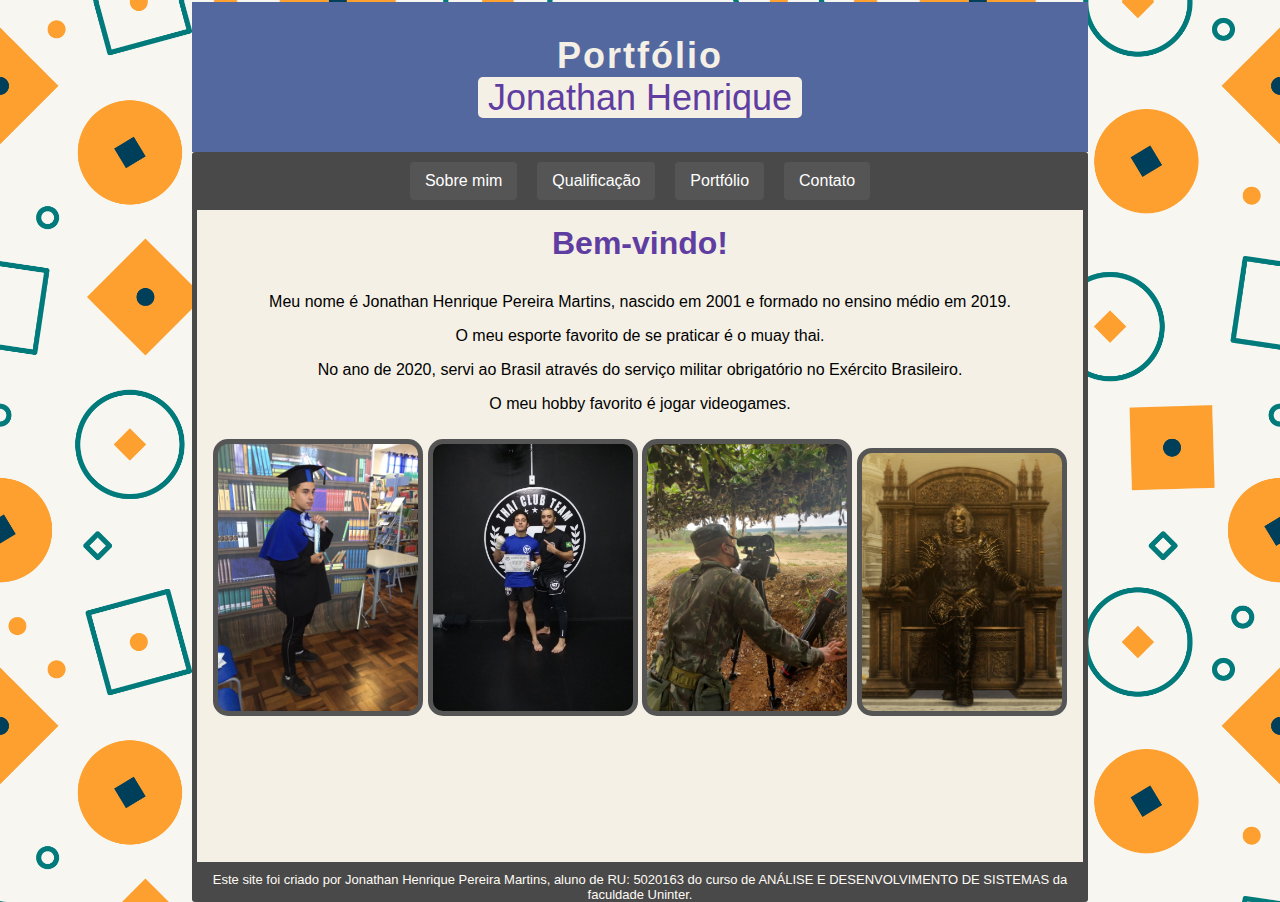
<file: index.html>
<!DOCTYPE html>
<html lang="en">
<head>
    <meta charset="UTF-8">
    <meta name="viewport" content="width=device-width, initial-scale=1.0">
    <link rel="stylesheet" href="css/style.css"> <!-- Utiliza a estilização do arquivo externo style.css -->
    <title>Sobre mim</title>
</head>
<!--    Corpo usado para criar a grid    -->
<body class="container">
    <!--    Cabeçalho    -->
    <header id="tituloBanner">
        <div id="logo">
            <h1>Portfólio<br><span class="estilo2">Jonathan Henrique</span></h1>
        </div>
    </header> 
    <!--    Menu de navegação    -->
    <nav class="menu">
        <ul>
            <li><a href="index.html">Sobre mim</a></li>             <!-- Botão => Página "Sobre mim" -->
            <li><a href="qualificacao.html">Qualificação</a></li>   <!-- Botão => Página "Qualificação" -->
            <li><a href="portfolio.html">Portfólio</a></li>         <!-- Botão => Página "Portfólio" -->
            <li><a href="contato.html">Contato</a></li>             <!-- Botão => Página "Contato" -->
        </ul>
    </nav>
    <!--    Parte principal da página    -->
    <section class="conteudo">  <!-- Classe "conteudo" para estilizar o conteúdo principal de todas as páginas de forma geral -->
        <article>
            <h1>Bem-vindo!</h1> <!-- Tópico da página -->
            <p>Meu nome é Jonathan Henrique Pereira Martins, nascido em 2001 e formado no ensino médio em 2019.</p>
            <p>O meu esporte favorito de se praticar é o muay thai.</p>
            <p>No ano de 2020, servi ao Brasil através do serviço militar obrigatório no Exército Brasileiro.</p>
            <p>O meu hobby favorito é jogar videogames.</p>
            <!-- Imagens -->
            <div class="img1">
                <img src="imagens/eu.jpg" alt="Graduação do ensino médio - 2019">
            </div>  
            <div class="img1">
                <img src="imagens/graduacao_muay_thai.jpg" alt="Graduação muay thai - 2018">
            </div> 
            <div class="img1">
                <img src="imagens/foto_topografia_EB.jpg" alt="Campo de artilharia - 2020">
            </div> 
            <div class="img1">
                <img src="imagens/elden_ring.png" alt="Cutscene final de Elden Ring - 2023">
            </div>
        </article>
    </section>
    <!--    Rodapé com informações do trabalho    -->
    <div class="caixaRodape">
        <footer id="rodape">Este site foi criado por Jonathan Henrique Pereira Martins, aluno de RU: 5020163 do curso de ANÁLISE E DESENVOLVIMENTO DE SISTEMAS da faculdade Uninter.</footer>
    </div> 
</body>
</html>
</file>
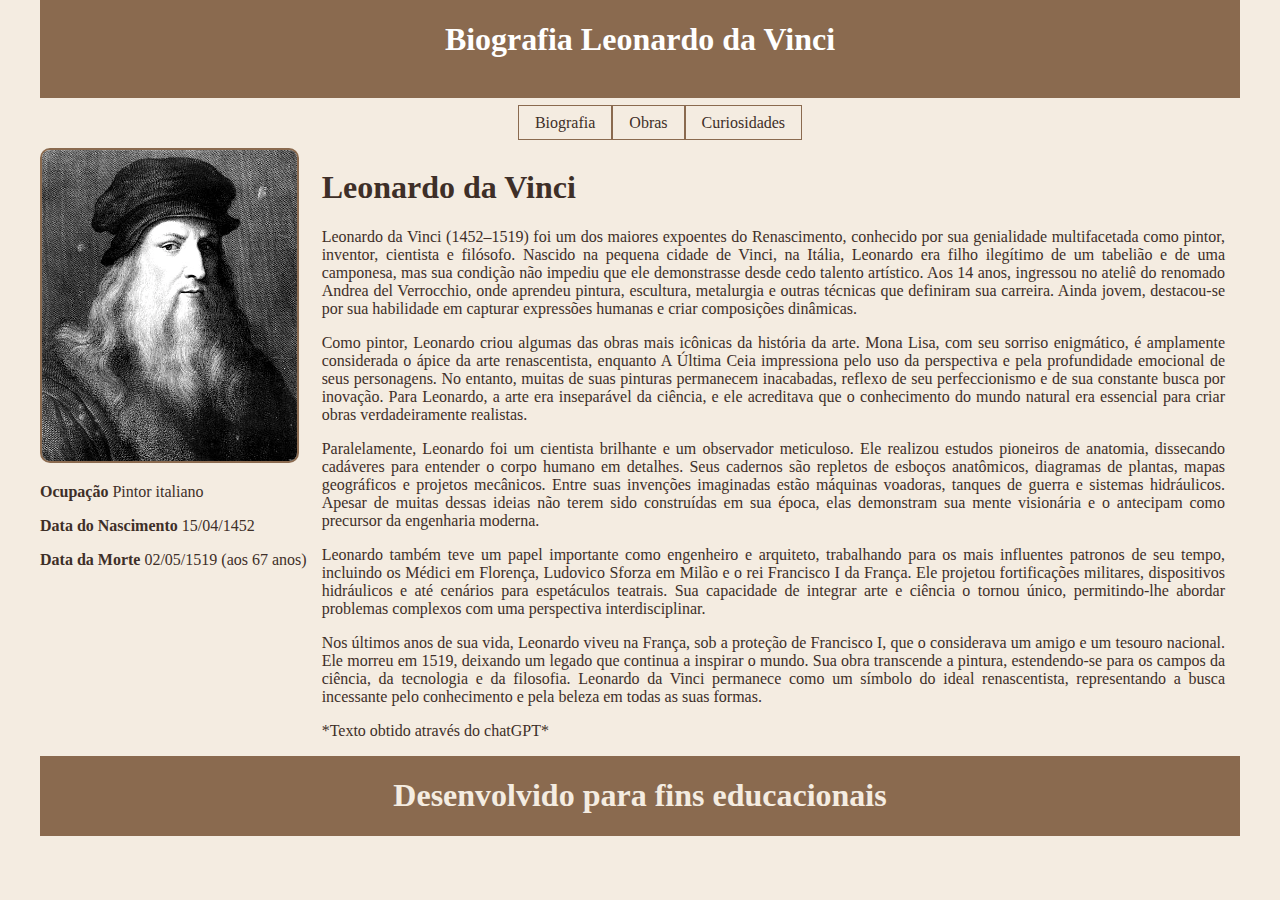
<file: daVinci/index.html>
<!DOCTYPE html>
<html lang="en">

<head>
    <meta charset="UTF-8">
    <meta http-equiv="X-UA-Compatible" content="IE=edge">
    <meta name="viewport" content="width=device-width, initial-scale=1.0">
    <title>Leonardo da Vinci</title>
    <style>
        body {
            margin: 0;
            background-color: #F4ECE1;
            color: #3E2F28;
        }

        .container {
            display: grid;
        }

        header {
            grid-column-start: 1;
            grid-column-end: 12;
            background-color: #8A6A4F; 
            color: #F4ECE1;
        }

        .menu {
            grid-column-start: 6;
            grid-column-end: 12;
            justify-content: center;/*centraliza o menu*/
            gap: 20px;
        }

        .imagem_leo {
            grid-column-start: 1;
            grid-column-end: 3;

        }

        .imagem_leo img {
            max-width: 100%;
            border-radius: 10px;
            border: 2px solid #8A6A4F;
        }

        .principal {
            grid-column-start: 4;
            grid-column-end: 12;
            padding-left: 15px;
            padding-right: 15px;
            text-align: justify;

        }

        footer {
            grid-column-start: 1;
            grid-column-end: 12;
            background-color: #8A6A4F;
            color: #F4ECE1;
            text-align: center;
        }

        ul {
            list-style-type: none;
            color: #8A6A4F;
        }

        a,
        a:link {
            text-decoration: none;
            padding: 8px 16px;
            border: solid #8A6A4F 1px;
            color: #3E2F28;
        }

        li {
            float: left;
        }

        a:hover {
            background-color: #8A6A4F; 
            color: #F4ECE1; 
        }

        @media all and (min-width: 35rem) {
            body {
                margin: 0 auto;
            }

            .container {
                max-width: 1200px;
                margin: 0 auto;

            }
        }

        /* media query para dispositivos móveis */
        @media only screen and (max-width: 767px) {
            .wrapper {
                grid-column-start: 1;
                grid-column-end: 1;

            }

            .imagem_leo {
                grid-column-start: 1;
                grid-column-end: 1;

            }

            .principal {
                grid-column-start: 1;
                grid-column-end: 1;

            }
        }
    </style>
</head>

<body>
    <header class="container">
        <h1 style="color: white; text-align: center;">Biografia Leonardo da Vinci</h1>
        <br>

    </header>
    <nav class="container menu">
        <ul>
            <li><a href="index.html">Biografia</a></li>
            <li><a href="obras.html">Obras</a></li>
            <li><a href="curiosidades.html">Curiosidades</a></li>
        </ul>
    </nav>
    <div class="container wrapper">
        <aside class="imagem_leo">
            <img src="imagens/leonardo-da-vinci.png">
            <div class="infos">
                <p><strong>Ocupação</strong> Pintor italiano</p>
                <p>
                    <strong>Data do Nascimento</strong>
                    15/04/1452
                </p>
                <p><strong>Data da Morte</strong> 02/05/1519 (aos 67 anos)</p>
            </div>

        </aside>
        <section class="principal">
            <h1>
                Leonardo da Vinci
            </h1>
            <p>Leonardo da Vinci (1452–1519) foi um dos maiores expoentes do Renascimento, conhecido por sua genialidade multifacetada como pintor, inventor, cientista e filósofo. Nascido na pequena cidade de Vinci, na Itália, Leonardo era filho ilegítimo de um tabelião e de uma camponesa, mas sua condição não impediu que ele demonstrasse desde cedo talento artístico. Aos 14 anos, ingressou no ateliê do renomado Andrea del Verrocchio, onde aprendeu pintura, escultura, metalurgia e outras técnicas que definiram sua carreira. Ainda jovem, destacou-se por sua habilidade em capturar expressões humanas e criar composições dinâmicas.</p>
            <p>Como pintor, Leonardo criou algumas das obras mais icônicas da história da arte. Mona Lisa, com seu sorriso enigmático, é amplamente considerada o ápice da arte renascentista, enquanto A Última Ceia impressiona pelo uso da perspectiva e pela profundidade emocional de seus personagens. No entanto, muitas de suas pinturas permanecem inacabadas, reflexo de seu perfeccionismo e de sua constante busca por inovação. Para Leonardo, a arte era inseparável da ciência, e ele acreditava que o conhecimento do mundo natural era essencial para criar obras verdadeiramente realistas.</p>
            <p>Paralelamente, Leonardo foi um cientista brilhante e um observador meticuloso. Ele realizou estudos pioneiros de anatomia, dissecando cadáveres para entender o corpo humano em detalhes. Seus cadernos são repletos de esboços anatômicos, diagramas de plantas, mapas geográficos e projetos mecânicos. Entre suas invenções imaginadas estão máquinas voadoras, tanques de guerra e sistemas hidráulicos. Apesar de muitas dessas ideias não terem sido construídas em sua época, elas demonstram sua mente visionária e o antecipam como precursor da engenharia moderna.</p>
            <p>Leonardo também teve um papel importante como engenheiro e arquiteto, trabalhando para os mais influentes patronos de seu tempo, incluindo os Médici em Florença, Ludovico Sforza em Milão e o rei Francisco I da França. Ele projetou fortificações militares, dispositivos hidráulicos e até cenários para espetáculos teatrais. Sua capacidade de integrar arte e ciência o tornou único, permitindo-lhe abordar problemas complexos com uma perspectiva interdisciplinar.</p>
            <p>Nos últimos anos de sua vida, Leonardo viveu na França, sob a proteção de Francisco I, que o considerava um amigo e um tesouro nacional. Ele morreu em 1519, deixando um legado que continua a inspirar o mundo. Sua obra transcende a pintura, estendendo-se para os campos da ciência, da tecnologia e da filosofia. Leonardo da Vinci permanece como um símbolo do ideal renascentista, representando a busca incessante pelo conhecimento e pela beleza em todas as suas formas.</p>
            <p>*Texto obtido através do chatGPT*</p>
        </section>
    </div>
    <footer class="container">
        <h1>Desenvolvido para fins educacionais</h1>
    </footer>
    </div>
</body>

</html>
</file>
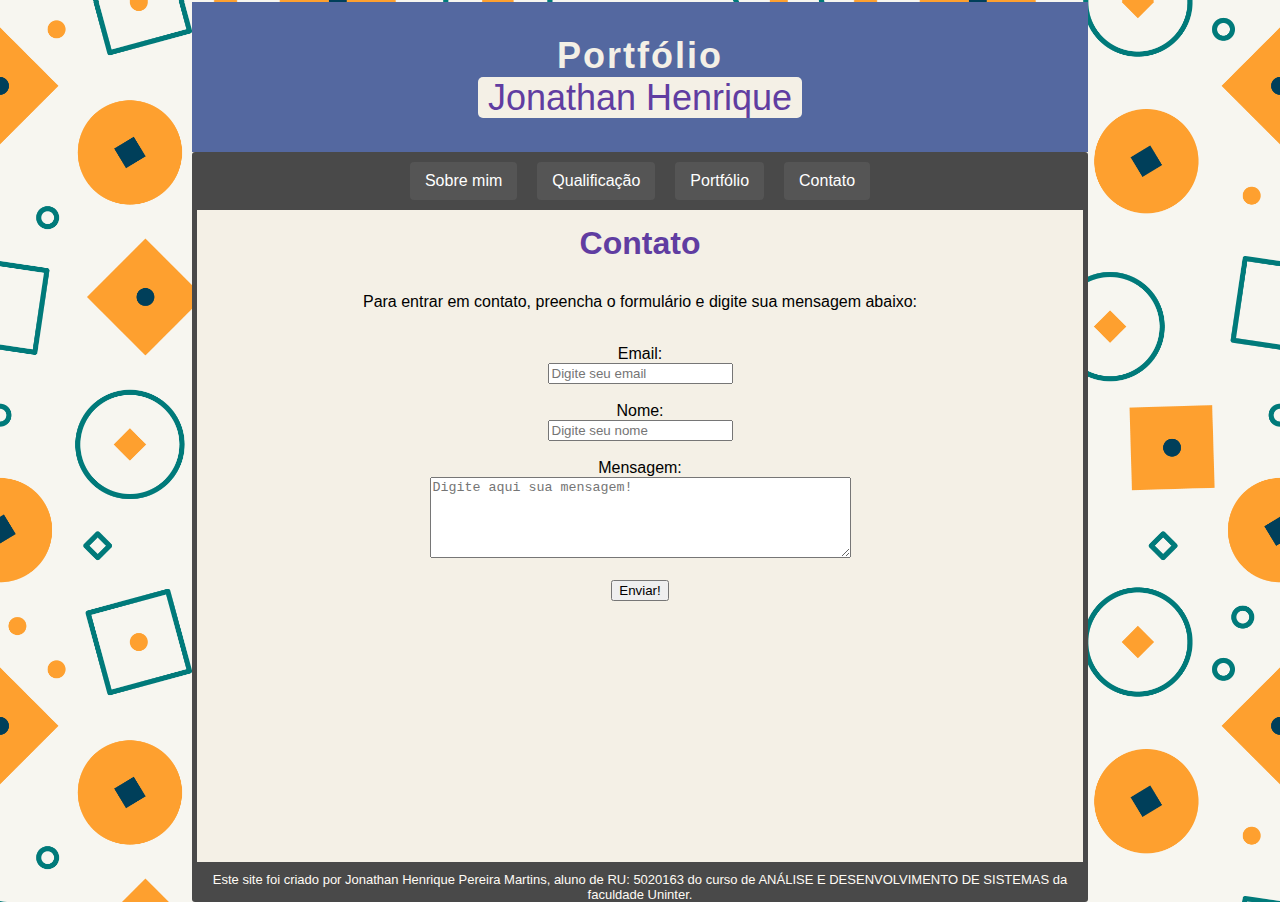
<file: contato.html>
<!DOCTYPE html>
<html lang="pt-br">
<head>
    <meta charset="UTF-8">
    <meta name="viewport" content="width=device-width, initial-scale=1.0">
    <link rel="stylesheet" href="css/style.css"> <!-- Utiliza a estilização do arquivo externo style.css -->
    <title>Contato</title>
</head>
<!--    Corpo usado para criar a grid    -->
<body class="container">
    <!--    Cabeçalho    -->
    <header id="tituloBanner">
        <div id="logo">
            <h1>Portfólio<br><span class="estilo2">Jonathan Henrique</span></h1>
        </div>
    </header>    
    <!--    Menu de navegação    -->
    <nav class="menu">
        <ul>
            <li><a href="index.html">Sobre mim</a></li>             <!-- Botão => Página "Sobre mim" -->
            <li><a href="qualificacao.html">Qualificação</a></li>   <!-- Botão => Página "Qualificação" -->
            <li><a href="portfolio.html">Portfólio</a></li>         <!-- Botão => Página "Portfólio" -->
            <li><a href="contato.html">Contato</a></li>             <!-- Botão => Página "Contato" -->
        </ul>
    </nav>
    <!--    Parte principal da página    -->
    <section class="conteudo">  <!-- Classe "conteudo" para estilizar o conteúdo principal de todas as páginas de forma geral -->
        <article>
            <h1>Contato</h1>    <!-- Tópico da página -->
            <p>Para entrar em contato, preencha o formulário e digite sua mensagem abaixo:</p>       
            <br>
            <!--    Formulário destinado ao envio de uma mensagem    -->
                <!-- Contém 2 inputs (email e nome), um text-area (mensagem) e um botão do tipo submit -->
            <form id="formularioMsg">
                <label for="email">Email:</label><br> 
                <input type="email" id="email" name="email" required placeholder="Digite seu email">
                <br><br>
                <label for="nome">Nome:</label><br>
                <input type="text" id="nome" name="nome" required placeholder="Digite seu nome">
                <br><br>
                <label for="msg">Mensagem:</label><br>
                <textarea id="msg" name="msg" rows="5" cols="50" required placeholder="Digite aqui sua mensagem!"></textarea>
                <br><br>
                <button type="submit">Enviar!</button>
            </form>
            <!--    JavaScript    -->
                <!-- Esse código faz com que, ao apertar o botão "Enviar!", caso todos os campos do formulário sejam preenchidos, um alerta seja exibido avisando que a mensagem foi enviada com sucesso --> 
            <script>
                const mensagem = document.getElementById('formularioMsg');
                    mensagem.addEventListener('submit', function(event) {
                    event.preventDefault();
                    if (mensagem.checkValidity()) {
                        alert('Mensagem enviada! Não há prazo de retorno');
                        mensagem.reset();
                    }
                });
            </script>
        </article>
    </section>
    <!--    Rodapé com informações do trabalho    -->
    <div class="caixaRodape">
        <footer id="rodape">Este site foi criado por Jonathan Henrique Pereira Martins, aluno de RU: 5020163 do curso de ANÁLISE E DESENVOLVIMENTO DE SISTEMAS da faculdade Uninter.</footer>
    </div> 
</body>
</html>
</file>
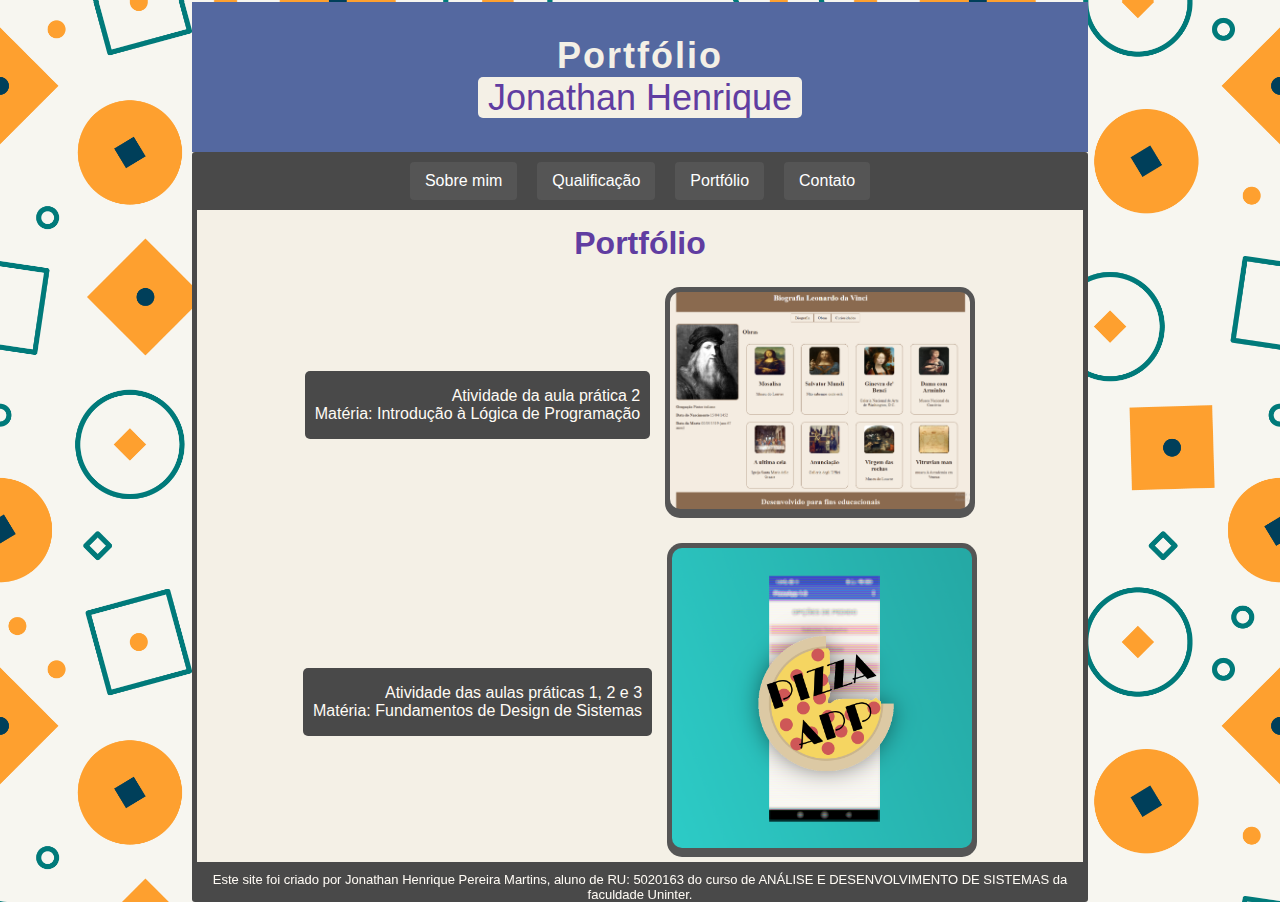
<file: portfolio.html>
<!DOCTYPE html>
<html lang="pt-br">
<head>
    <meta charset="UTF-8">
    <meta name="viewport" content="width=device-width, initial-scale=1.0">
    <link rel="stylesheet" href="css/style.css"> <!-- Utiliza a estilização do arquivo externo style.css -->
    <title>Portfólio</title>
</head>
<!--    Corpo usado para criar a grid    -->
<body class="container">
    <!--    Cabeçalho    -->
    <header id="tituloBanner">
        <div id="logo">
            <h1>Portfólio<br><span class="estilo2">Jonathan Henrique</span></h1>
        </div>
    </header> 
    <!--    Menu de navegação    -->
    <nav class="menu">
        <ul>
            <li><a href="index.html">Sobre mim</a></li>             <!-- Botão => Página "Sobre mim" -->
            <li><a href="qualificacao.html">Qualificação</a></li>   <!-- Botão => Página "Qualificação" -->
            <li><a href="portfolio.html">Portfólio</a></li>         <!-- Botão => Página "Portfólio" -->
            <li><a href="contato.html">Contato</a></li>             <!-- Botão => Página "Contato" -->
        </ul>
    </nav>
    <!--    Parte principal da página    -->
    <section class="conteudo"> <!-- Classe "conteudo" para estilizar o conteúdo principal de todas as páginas de forma geral -->
        <article>
            <h1>Portfólio</h1> <!-- Tópico da página -->
            <!-- <div> com texto e imagem dentro para possibilitar o alinhamento desejado -->
            <div id="alinhaPort">
                <!-- Nome e origem do projeto -->
                <div class="ladoTexto">
                    <p>Atividade da aula prática 2<br>Matéria: Introdução à Lógica de Programação</p>
                </div>
                <!-- Imagem com link, que abre o projeto em uma nova página -->
                <div class="ladoImg">
                    <a href="daVinci/index.html" target="_blank">
                        <img src="imagens/daVinciPreview.png" alt="Site aula prática 2">
                    </a>
                </div>
            </div>
        </article>
        <article>
            <!-- <div> com texto e imagem dentro para possibilitar o alinhamento desejado -->
            <div id="alinhaPort">
                <!-- Nome e origem do projeto -->
                <div class="ladoTexto">
                    <p>Atividade das aulas práticas 1, 2 e 3<br>Matéria: Fundamentos de Design de Sistemas</p>
                </div>
                <!-- Imagem com link, que abre o diagrama do funcionamento do app em uma nova página -->
                <div class="ladoImg">
                    <a href="imagens/diagrama_app_pizza.png" target="_blank">
                        <img src="imagens/pizzaAppPreview.png" alt="AppPizza, aulas práticas 1, 2 e 3">
                    </a>
                </div>
            </div>
        </article>
    </section>
    <!--    Rodapé com informações do trabalho    -->
    <div class="caixaRodape">
        <footer id="rodape">Este site foi criado por Jonathan Henrique Pereira Martins, aluno de RU: 5020163 do curso de ANÁLISE E DESENVOLVIMENTO DE SISTEMAS da faculdade Uninter.</footer>
    </div> 
</body>
</html>
</file>
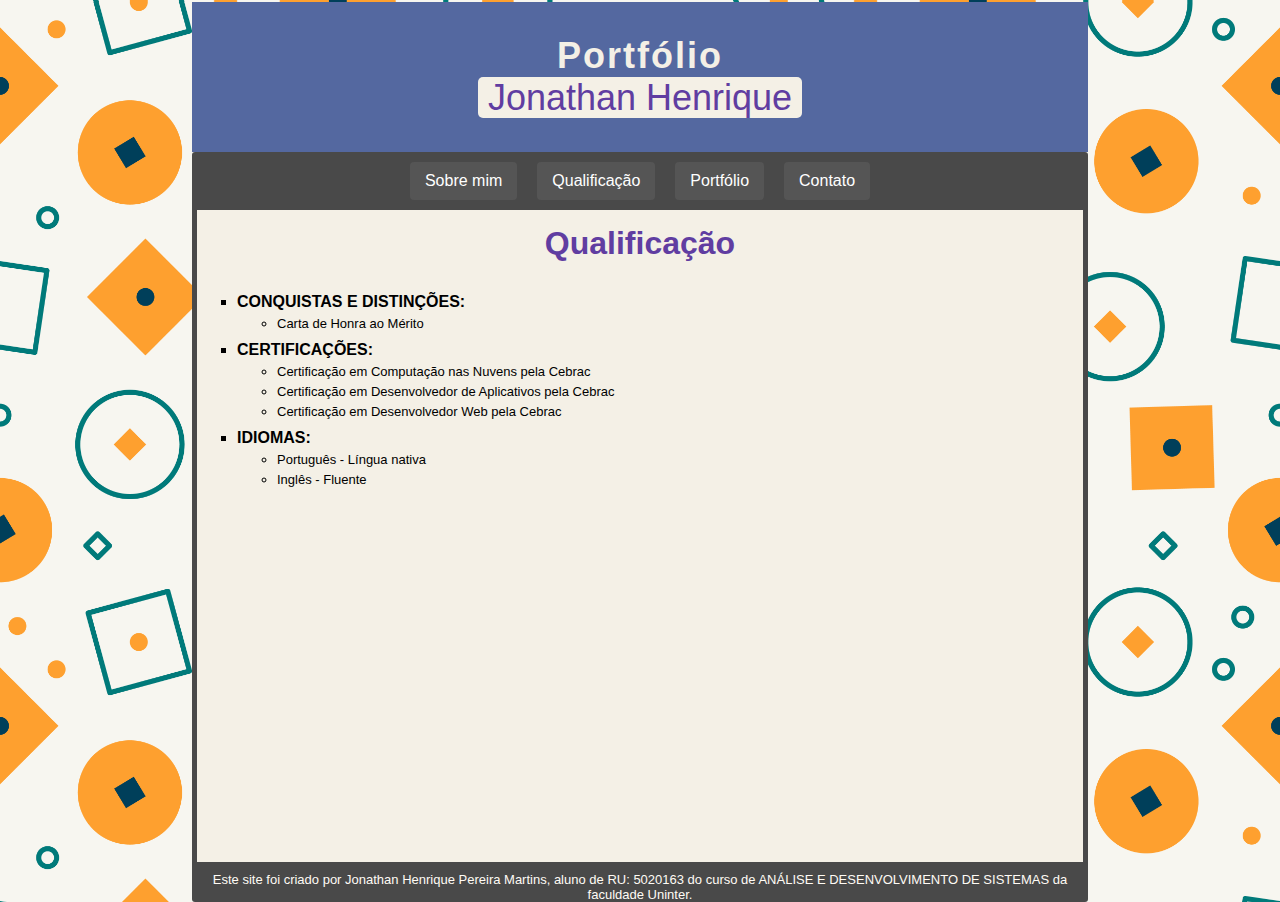
<file: qualificacao.html>
<!DOCTYPE html>
<html lang="pt-br">
<head>
    <meta charset="UTF-8">
    <meta name="viewport" content="width=device-width, initial-scale=1.0">
    <link rel="stylesheet" href="css/style.css"> <!-- Utiliza a estilização do arquivo externo style.css -->
    <title>Qualificação</title>
</head>
<!--    Corpo usado para criar a grid    -->
<body class="container">
    <!--    Cabeçalho    -->
    <header id="tituloBanner">
        <div id="logo">
            <h1>Portfólio<br><span class="estilo2">Jonathan Henrique</span></h1>
        </div>
    </header>   
    <!--    Menu de navegação    --> 
    <nav class="menu">
        <ul>
            <li><a href="index.html">Sobre mim</a></li>             <!-- Botão => "Sobre mim" -->
            <li><a href="qualificacao.html">Qualificação</a></li>   <!-- Botão => "Qualificação" -->
            <li><a href="portfolio.html">Portfólio</a></li>         <!-- Botão => "Portfólio" -->
            <li><a href="contato.html">Contato</a></li>             <!-- Botão => Página "Contato" -->
        </ul>
    </nav>
    <!--    Parte principal da página    -->
    <section class="conteudo"> <!-- Classe "conteudo" para estilizar o conteúdo principal de todas as páginas de forma geral -->
        <!-- Classe "qualif" para estilizar o conteúdo principal da página Qualificação de forma individual -->
        <article class="qualif"> 
            <h1>Qualificação</h1> <!-- Título da página -->
            <!-- Lista principal com todas as qualificações -->
            <ul>    
                <!-- CONQUISTAS E DISTINÇÕES -->
                <li class="tituloQuali">CONQUISTAS E DISTINÇÕES: <!-- A classe "tituloQuali" é usada para estilizar os <li> títulos -->
                    <!-- Sublista -->  
                    <ul>    
                        <li class="itemQuali">Carta de Honra ao Mérito</li> <!-- A classe "itemQuali" é usada para estilizar os <li> itens -->
                    </ul>
                </li>
                <!-- CERTIFICAÇÕES -->
                <li class="tituloQuali">CERTIFICAÇÕES: 
                    <!-- Sublista -->
                    <ul>
                        <li class="itemQuali">Certificação em Computação nas Nuvens pela Cebrac</li>    
                        <li class="itemQuali">Certificação em Desenvolvedor de Aplicativos pela Cebrac</li>
                        <li class="itemQuali">Certificação em Desenvolvedor Web pela Cebrac</li>
                    </ul>
                </li>
                <!-- IDIOMAS -->
                <li class="tituloQuali">IDIOMAS:
                    <!-- Sublista -->
                    <ul>
                        <li class="itemQuali">Português - Língua nativa</li>
                        <li class="itemQuali">Inglês - Fluente</li>
                    </ul>
                </li>
            </ul>
        </article>
    </section>
    <!--    Rodapé com informações do trabalho    -->
    <div class="caixaRodape">
        <footer id="rodape">Este site foi criado por Jonathan Henrique Pereira Martins, aluno de RU: 5020163 do curso de ANÁLISE E DESENVOLVIMENTO DE SISTEMAS da faculdade Uninter.</footer>
    </div> 
</body>
</html>
</file>
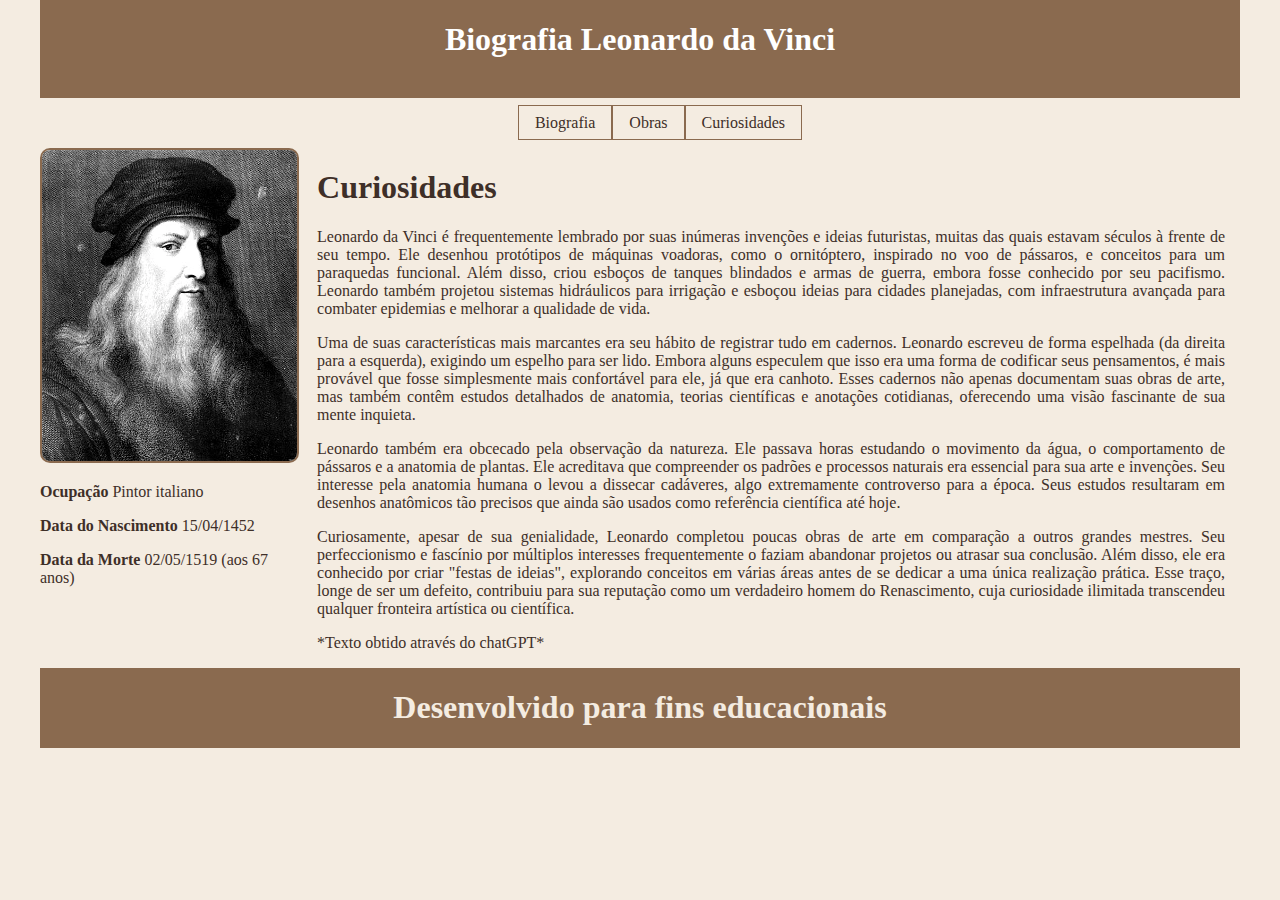
<file: daVinci/curiosidades.html>
<!DOCTYPE html>
<html lang="en">

<head>
    <meta charset="UTF-8">
    <meta http-equiv="X-UA-Compatible" content="IE=edge">
    <meta name="viewport" content="width=device-width, initial-scale=1.0">
    <title>Leonardo da Vinci</title>
    <style>
        body {
            margin: 0;
            background-color: #F4ECE1;
            color: #3E2F28;
        }

        .container {
            display: grid;
        }

        header {
            grid-column-start: 1;
            grid-column-end: 12;
            background-color: #8A6A4F; 
            color: #F4ECE1;
        }

        .menu {
            grid-column-start: 6;
            grid-column-end: 12;
            justify-content: center;/*centraliza o menu*/
            gap: 20px;
        }

        .imagem_leo {
            grid-column-start: 1;
            grid-column-end: 3;

        }

        .imagem_leo img {
            max-width: 100%;
            border-radius: 10px;
            border: 2px solid #8A6A4F;
        }

        .principal {
            grid-column-start: 4;
            grid-column-end: 12;
            padding-left: 15px;
            padding-right: 15px;
            text-align: justify;

        }

        footer {
            grid-column-start: 1;
            grid-column-end: 12;
            background-color: #8A6A4F;
            color: #F4ECE1;
            text-align: center;
        }

        ul {
            list-style-type: none;
            color: #8A6A4F;
        }

        a,
        a:link {
            text-decoration: none;
            padding: 8px 16px;
            border: solid #8A6A4F 1px;
            color: #3E2F28;
        }

        li {
            float: left;
        }

        a:hover {
            background-color: #8A6A4F; 
            color: #F4ECE1; 
        }

        @media all and (min-width: 35rem) {
            body {
                margin: 0 auto;
            }

            .container {
                max-width: 1200px;
                margin: 0 auto;

            }
        }

        /* media query para dispositivos móveis */
        @media only screen and (max-width: 767px) {
            .wrapper {
                grid-column-start: 1;
                grid-column-end: 1;

            }

            .imagem_leo {
                grid-column-start: 1;
                grid-column-end: 1;

            }

            .principal {
                grid-column-start: 1;
                grid-column-end: 1;

            }
        }
    </style>
</head>

<body>
    <header class="container">
        <h1 style="color: white; text-align: center;">Biografia Leonardo da Vinci</h1>
        <br>

    </header>
    <nav class="container menu">
        <ul>
            <li><a href="index.html">Biografia</a></li>
            <li><a href="obras.html">Obras</a></li>
            <li><a href="curiosidades.html">Curiosidades</a></li>
        </ul>
    </nav>
    <div class="container wrapper">
        <aside class="imagem_leo">
            <img src="imagens/leonardo-da-vinci.png">
            <div class="infos">
                <p><strong>Ocupação</strong> Pintor italiano</p>
                <p>
                    <strong>Data do Nascimento</strong>
                    15/04/1452
                </p>
                <p><strong>Data da Morte</strong> 02/05/1519 (aos 67 anos)</p>
            </div>

        </aside>
        <section class="principal">
            <h1>
                Curiosidades
            </h1>
            <p>
                Leonardo da Vinci é frequentemente lembrado por suas inúmeras invenções e ideias futuristas, muitas das quais estavam séculos à frente de seu tempo. Ele desenhou protótipos de máquinas voadoras, como o ornitóptero, inspirado no voo de pássaros, e conceitos para um paraquedas funcional. Além disso, criou esboços de tanques blindados e armas de guerra, embora fosse conhecido por seu pacifismo. Leonardo também projetou sistemas hidráulicos para irrigação e esboçou ideias para cidades planejadas, com infraestrutura avançada para combater epidemias e melhorar a qualidade de vida.</p>
            <p>Uma de suas características mais marcantes era seu hábito de registrar tudo em cadernos. Leonardo escreveu de forma espelhada (da direita para a esquerda), exigindo um espelho para ser lido. Embora alguns especulem que isso era uma forma de codificar seus pensamentos, é mais provável que fosse simplesmente mais confortável para ele, já que era canhoto. Esses cadernos não apenas documentam suas obras de arte, mas também contêm estudos detalhados de anatomia, teorias científicas e anotações cotidianas, oferecendo uma visão fascinante de sua mente inquieta.</p>
            <p>Leonardo também era obcecado pela observação da natureza. Ele passava horas estudando o movimento da água, o comportamento de pássaros e a anatomia de plantas. Ele acreditava que compreender os padrões e processos naturais era essencial para sua arte e invenções. Seu interesse pela anatomia humana o levou a dissecar cadáveres, algo extremamente controverso para a época. Seus estudos resultaram em desenhos anatômicos tão precisos que ainda são usados como referência científica até hoje.</p>
            <p>Curiosamente, apesar de sua genialidade, Leonardo completou poucas obras de arte em comparação a outros grandes mestres. Seu perfeccionismo e fascínio por múltiplos interesses frequentemente o faziam abandonar projetos ou atrasar sua conclusão. Além disso, ele era conhecido por criar "festas de ideias", explorando conceitos em várias áreas antes de se dedicar a uma única realização prática. Esse traço, longe de ser um defeito, contribuiu para sua reputação como um verdadeiro homem do Renascimento, cuja curiosidade ilimitada transcendeu qualquer fronteira artística ou científica.</p>
            <p>*Texto obtido através do chatGPT*</p>            
        </section>
    </div>
    <footer class="container">
        <h1>Desenvolvido para fins educacionais</h1>
    </footer>
    </div>
</body>

</html>
</file>
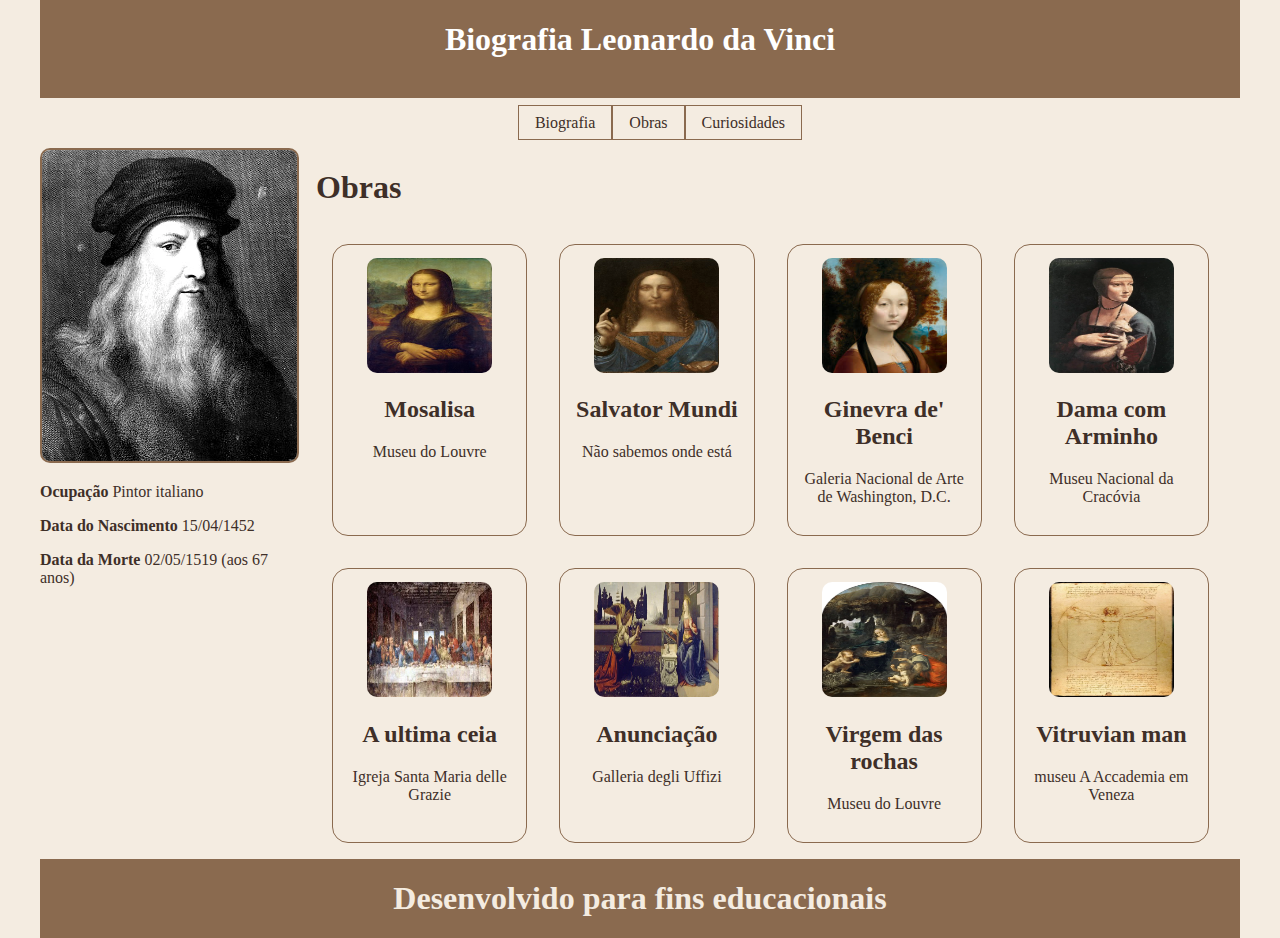
<file: daVinci/obras.html>
<!DOCTYPE html>
<html lang="en">

<head>
    <meta charset="UTF-8">
    <meta http-equiv="X-UA-Compatible" content="IE=edge">
    <meta name="viewport" content="width=device-width, initial-scale=1.0">
    <title>Document</title>
    <style>
        body {
            margin: 0;
            background-color: #F4ECE1;
            color: #3E2F28;
        }

        .container {
            display: grid;
        }

        header {
            grid-column-start: 1;
            grid-column-end: 12;
            background-color: #8A6A4F; 
            color: #F4ECE1;
        }

        .menu {
            grid-column-start: 6;
            grid-column-end: 12;
            justify-content: center;/*centraliza o menu*/
            gap: 20px;
        }

        .imagem_leo {
            grid-column-start: 1;
            grid-column-end: 3;

        }

        .imagem_leo img {
            max-width: 100%;
            border-radius: 10px;
            border: 2px solid #8A6A4F;
        }

        .principal {
            grid-column-start: 4;
            grid-column-end: 12;
            padding-left: 15px;
            padding-right: 15px;
            text-align: justify;

        }

        footer {
            grid-column-start: 1;
            grid-column-end: 12;
            background-color: #8A6A4F;
            color: #F4ECE1;
            text-align: center;
        }
        .card {
            display: flex;
            flex-flow: row wrap;
            
        }

        ul {
            list-style-type: none;
            color: #8A6A4F;
        }

        a,
        a:link {
            text-decoration: none;
            padding: 8px 16px;
            border: solid #8A6A4F 1px;
            color: #3E2F28;
        }

        li {
            float: left;
        }

        a:hover {
            background-color: #8A6A4F; 
            color: #F4ECE1; 
        }


        .img {
            flex: 1 1 15px;
            border: 1px solid #ccc;
            border-radius: 1rem;
            padding: 0.8rem;
            margin-bottom: 0.8rem;
            text-align: center;
            border: solid #8A6A4F 1px;
            color: #3E2F28;
        }

        .img img {
            width: 125px;
            height: 115px;
            border-radius: 10px;;
        }

        @media all and (min-width: 35rem) {
            body {
                margin: 0 auto;
            }

            .container {
                max-width: 1200px;
                margin: 0 auto;

            }

            .img {
                max-width: 28rem;
                margin: 1rem;
            }
        }

        /* media query para dispositivos móveis */
        @media only screen and (max-width: 767px) {
            .wrapper {
                grid-column-start: 1;
                grid-column-end: 1;
            }

            .imagem_leo {
                grid-column-start: 1;
                grid-column-end: 1;
            }

            .principal {
                grid-column-start: 1;
                grid-column-end: 1;
            }
        }
    </style>
</head>

<body>
    <header class="container">
        <h1 style="color: white; text-align: center;">Biografia Leonardo da Vinci</h1>
        <br>
    </header>
    <nav class="container menu">
        <ul>
            <li><a href="index.html">Biografia</a></li>
            <li><a href="obras.html">Obras</a></li>
            <li><a href="curiosidades.html">Curiosidades</a></li>
        </ul>
    </nav>
    <div class="container wrapper">
        <aside class="imagem_leo">
            <img src="imagens/leonardo-da-vinci.png">
            <div class="infos">
                <p><strong>Ocupação</strong> Pintor italiano</p>
                <p>
                    <strong>Data do Nascimento</strong>
                    15/04/1452
                </p>
                <p><strong>Data da Morte</strong> 02/05/1519 (aos 67 anos)</p>
                <br><br><br>
            </div>

        </aside>
        <section class=" principal">
            <h1>
                Obras
            </h1>
            <div class="card">
                <div class="img">
                    <img src="imagens/mona-lisa.png">

                    <div class="">
                        <h2>Mosalisa</h2>
                        <p>Museu do Louvre</p>

                    </div>
                </div>

                <div class="img">
                    <img src="imagens/salvator-mundi.png">

                    <div class="">
                        <h2>Salvator Mundi</h2>
                        <p>Não sabemos onde está</p>
                    </div>
                </div>
                <div class="img">
                    <img src="imagens/ginevra.png">

                    <div class="">
                        <h2>Ginevra de' Benci</h2>
                        <p>Galeria Nacional de Arte de Washington, D.C.</p>
                    </div>
                </div>
                <div class="img">
                    <img src="imagens/dona-arminho.png">

                    <div class="">
                        <h2>Dama com Arminho </h2>
                        <p>Museu Nacional da Cracóvia</p>
                    </div>
                </div>
                <div class="img">
                    <img src="imagens/a-ultima-ceia.png">

                    <div class="">
                        <h2>A ultima ceia </h2>
                        <p>Igreja Santa Maria delle Grazie</p>
                    </div>
                </div>
                <div class="img">
                    <img src="imagens/anunciacao.png">

                    <div class="">
                        <h2>Anunciação </h2>
                        <p>Galleria degli Uffizi</p>
                    </div>
                </div>
                <div class="img">
                    <img src="imagens/virgem-das-rochas.png">

                    <div class="">
                        <h2>Virgem das rochas </h2>
                        <p>Museu do Louvre</p>
                    </div>
                </div>
                <div class="img">
                    <img src="imagens/vitruvian-man.png">

                    <div class="">
                        <h2>Vitruvian man </h2>
                        <p>museu A Accademia em Veneza</p>
                    </div>
                </div>
            </div>
        </section>
    </div>
    <footer class="container">
        <h1> Desenvolvido para fins educacionais</h1>
    </footer>
    </footer>
    </div>
</body>

</html>
</file>
<file: css/style.css>
/*------ Todas as páginas ------*/

/* Estilo Global */
    /* Essa seção dá uma base de estilo, background e alinhamento para todo o site */
    html, body {
        height: 100%;
        display: flexbox;
        place-content: center;
        background-image: url(background.png);/* imagem gratuita */
        background-size: 50%;
        margin: 0;
        font-family: Arial, sans-serif;
        box-sizing: border-box;
        margin-top: 1px;
    }
    
/* GRID*/
    /* Essa seção define o tamanho da grid única do site, separando as áreas por nome */
    .container{
        display: grid;
        box-sizing: border-box;
        width: 100%;
        height: 100%;
        grid-template-columns: 70%;
        grid-template-rows: auto auto 1fr auto; 
        overflow-y: auto;
        grid-template-areas:
        "titulo"
        "menu"
        "principal"
        "rodape";
    }
    
/* Cabeçalho */
        /* Essa seção define a posição na grid do cabeçalho e seu estilo */
    #tituloBanner{
        grid-area: titulo;
        display: grid;
        place-content: center;
        font-size: large;
        text-align: center;
        background-color: #5468A0;
        font-family: 'Franklin Gothic Medium', 'Arial Narrow', Arial, sans-serif ;
        font-weight: bolder;
        color: #F4F0E6;
        letter-spacing: 2px;
        min-height: 150px;
    }
    .estilo2{
        font-family: 'Lucida Sans Unicode', 'Lucida Grande', 'Lucida Sans', Arial, sans-serif;
        font-weight: lighter;
        color: #603da1;
        background-color: #F4F0E6;
        padding-left: 10px;
        padding-right: 10px;
        border-radius: 5px;
        letter-spacing: normal;
    }
    
/* Menu */
        /* Essa seção define a posição na grid, estiliza e alinha a barra de menu de navegação do site */
    .menu{
        grid-area: menu;
        background-color: #494949;
        padding: 10px 20px;
        display: flex;
        justify-content: center;
        align-items: center;
        border-radius: 3px;
    }
        /* Essa seção alinha os botões horizontalmente e cria um gap entre eles */
    .menu ul {
        display: flex;
        list-style: none;
        padding: 0;
        margin: 0;
        gap: 20px;
    }
    
        /* Essa seção 'cria' a aparência de botão */
    .menu ul li a {
        text-decoration: none; /* Remove toda estilização do texto */
        color: white; /* Cor do texto */
        padding: 10px 15px;
        border-radius: 4px;
        background-color: #555;
        display: inline-block;
    }
    
/* Conteúdo */
        /* Essa seção define a posição na grid, estiliza e alinha de forma geral os elementos da parte principal do site */
    .conteudo{
        grid-area: principal;
        text-align: center;
        border: #555;
        background-color: #F4F0E6;
        margin-left: 5px;
        margin-right: 5px;
        box-shadow: 0 0 0 5px #494949;
        height: 1fr;
        overflow-y: auto;
    }
    .conteudo h1{
        display: inline-flex;
        margin: 15px;
        color: #603da1;
    }
    
/* Rodapé */
        /* Essa seção define a posição na grid, estiliza e alinha o rodapé */
    .caixaRodape{
        grid-area: rodape;
        background-color: #494949;
        border: #494949;
        border-radius: 3px;
        height: fit-content;
    }
        /* Essa seção estiliza e alinha o texto do rodapé */
    #rodape{
        display: block;
        text-align: center;
        font-size: small;
        color: #fffbf5;
        margin-top: 10px;
        margin-left: 5px;
        margin-right: 5px;
    }
    
/* Media Query para ajustar o layout a telas menores */
    @media (max-width: 1234px) {
        .container {
            grid-template-columns: 90%;
        grid-template-rows: auto auto 1fr auto; 
        }
        html, body {
            overflow-x: hidden; /* Evita barra de rolagem horizontal */
        }
        #tituloBanner {
            font-size: medium;
            padding: 10px;
            min-height: 135px;
        }
        .menu {
            padding: 5px 10px;
        }
        .menu ul {
            gap: 5px;
        }
        .menu ul li a{
            text-align: center;
            font-size: medium;
        }
    }

    /* Media Query para ajustar o layout a telas ainda menores */
    @media (max-width: 960px) {
        .container {
            grid-template-columns: 100%;
        grid-template-rows: auto auto 1fr auto; 
        }
        #tituloBanner {
            font-size: medium;
            padding: 7px;
            min-height: 120px;
        }
        #rodape{
            font-size: smaller;
        }
    }
    
/* Media Query para ajustar o layout a telas muito pequenas */
    @media (max-width: 530px){
        .container{
            grid-template-rows: auto auto 1fr auto;
            grid-template-columns: 1fr;
        }
        #tituloBanner{
            padding: 5px;
            min-height: 100px;
        }
        .menu ul li a{
            font-size: small;
            padding: 5px;
        }
        .conteudo{
            padding: 5px;
        }
        #rodape{
            font-size: smaller;
        }
    }
    
/*------ Página Index ------*/
        /* Essa seção faz com que as imagens da página index fiquem do tamanho desejado, alinhadas lado a lado e com uma 'moldura' arredondada atrás */
    .img1{
        display: inline-flex;
        flex-wrap: wrap;
        width: 90%;
        max-width: 200px;
        padding: 5px;
        background-color: #555;
        border-radius: 15px;
        margin-top: 10px;
    }
    .img1 img{
        border-radius: 10px;
        max-width: 100%;
        height: auto;
    }
    
/*------ Página Qualificação ------*/
        /* Essa seção estiliza e alinha as listas e sublistas da página qualificação */
    .qualif ul li{
        text-align: left;
    }
    .tituloQuali{
        list-style-type: square;
        margin-bottom: 10px;
        font-weight: bold;
    }
    .itemQuali{
        margin-top: 5px;
        font-weight: normal;
        font-size: small;
    }
    
/*------ Página Portfólio ------*/
        /* Essa seção faz com que o texto fique à esquerda da foto, alinhado à direita do parágrafo, e com que a foto fique à direita do texto, ambos centralizados horizontalmente
        na página e também dá o mesmo efeito da página index de moldura arredondada nas imagens */
    #alinhaPort{
        display: flex;
        align-items: center;
        justify-content: center;
        gap: 15px;
    }
    .ladoTexto{
        display: inline-flex;
        text-align: right;
        align-items: center;
        border-radius: 5px;
        background-color: #494949;
        color: #fffbf5;
        padding-left: 10px; 
        padding-right: 10px;
    }
    .ladoImg{
        display: inline-flex;
        width: 90%;
        max-width: 300px;
        padding: 5px;
        background-color: #555;
        border-radius: 15px;
        margin-top: 10px;
        text-align: left;
        margin-bottom: 15px;
    }
    .ladoImg img{
        border-radius: 10px;
        width: 100%;
        height: auto;
    }
</file>
